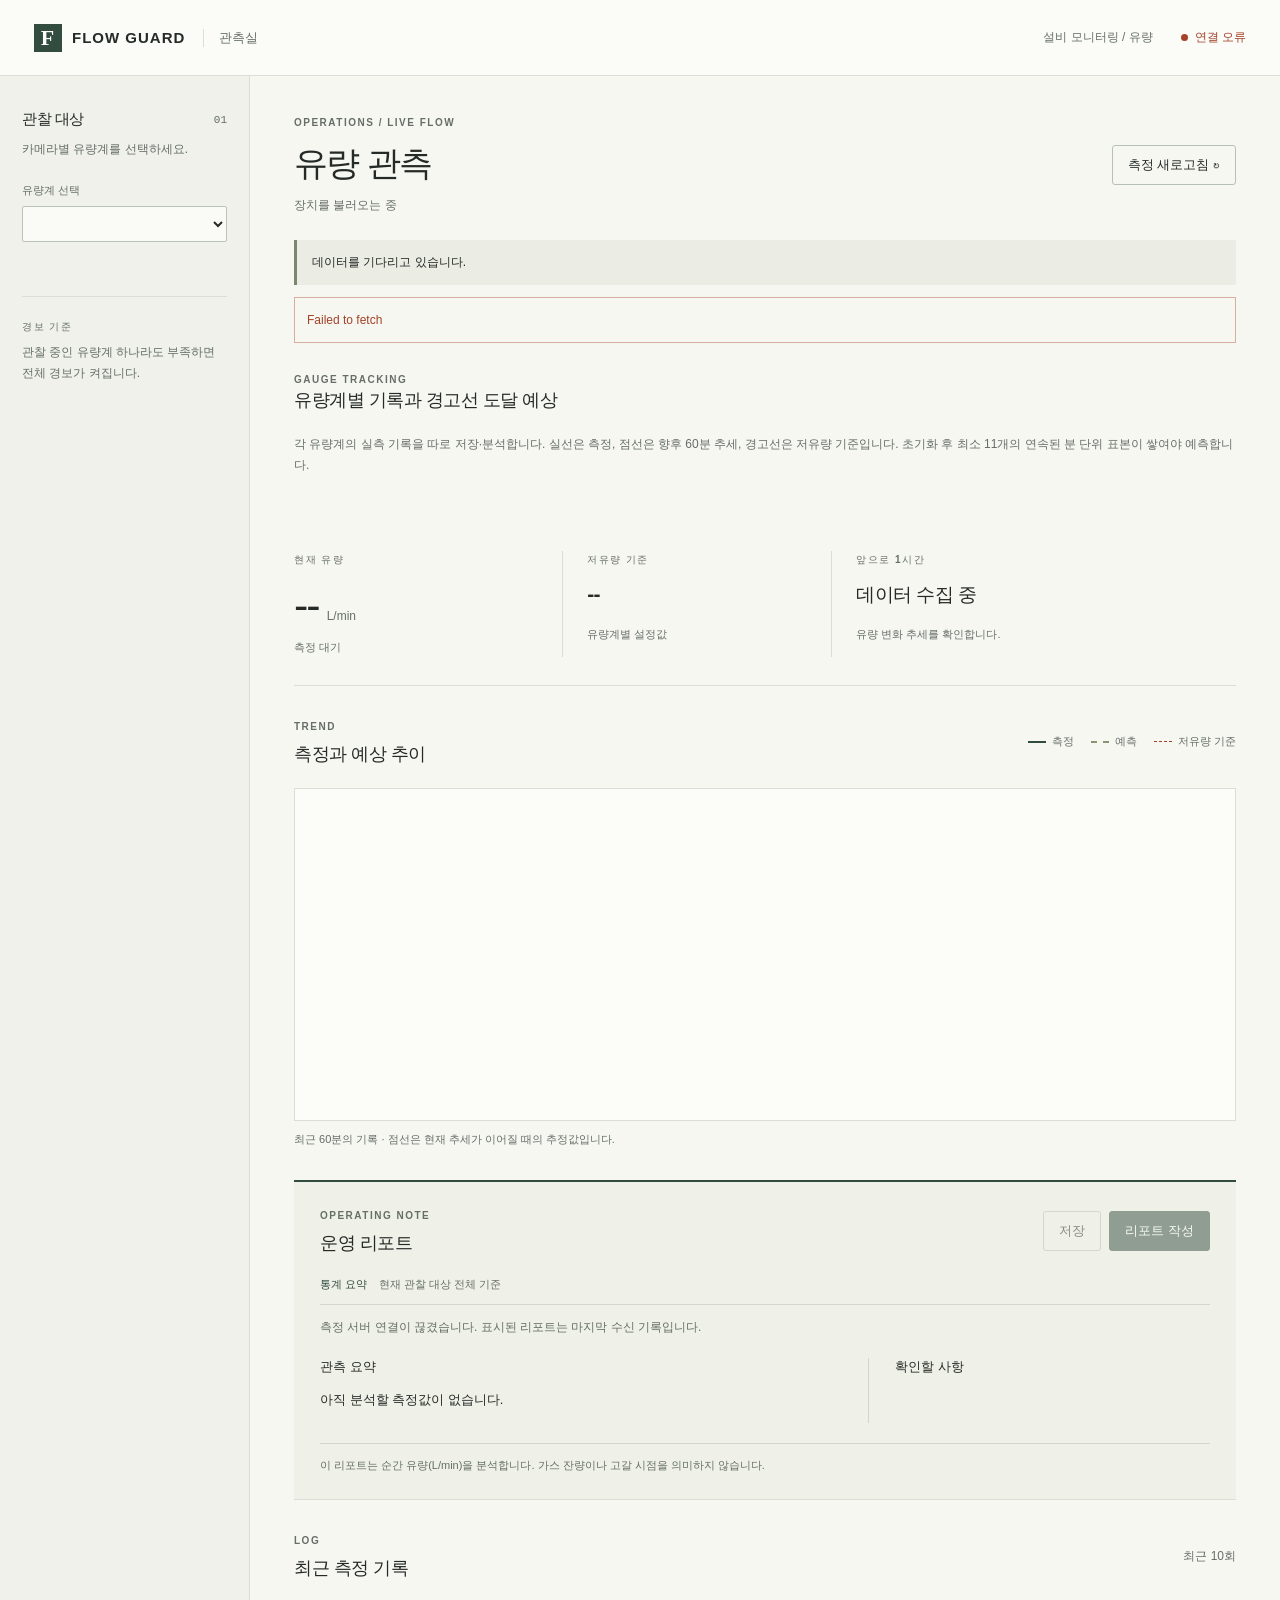
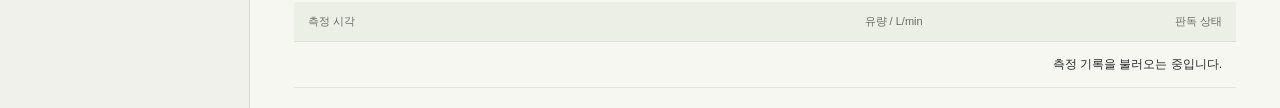
<file: index.html>
<!doctype html>
<html lang="ko">
<head>
  <meta charset="utf-8">
  <meta name="viewport" content="width=device-width, initial-scale=1">
  <meta http-equiv="refresh" content="0; url=web/">
  <title>Flow Guard Dashboard</title>
</head>
<body><p><a href="web/">Flow Guard 대시보드 열기</a></p></body>
</html>
</file>
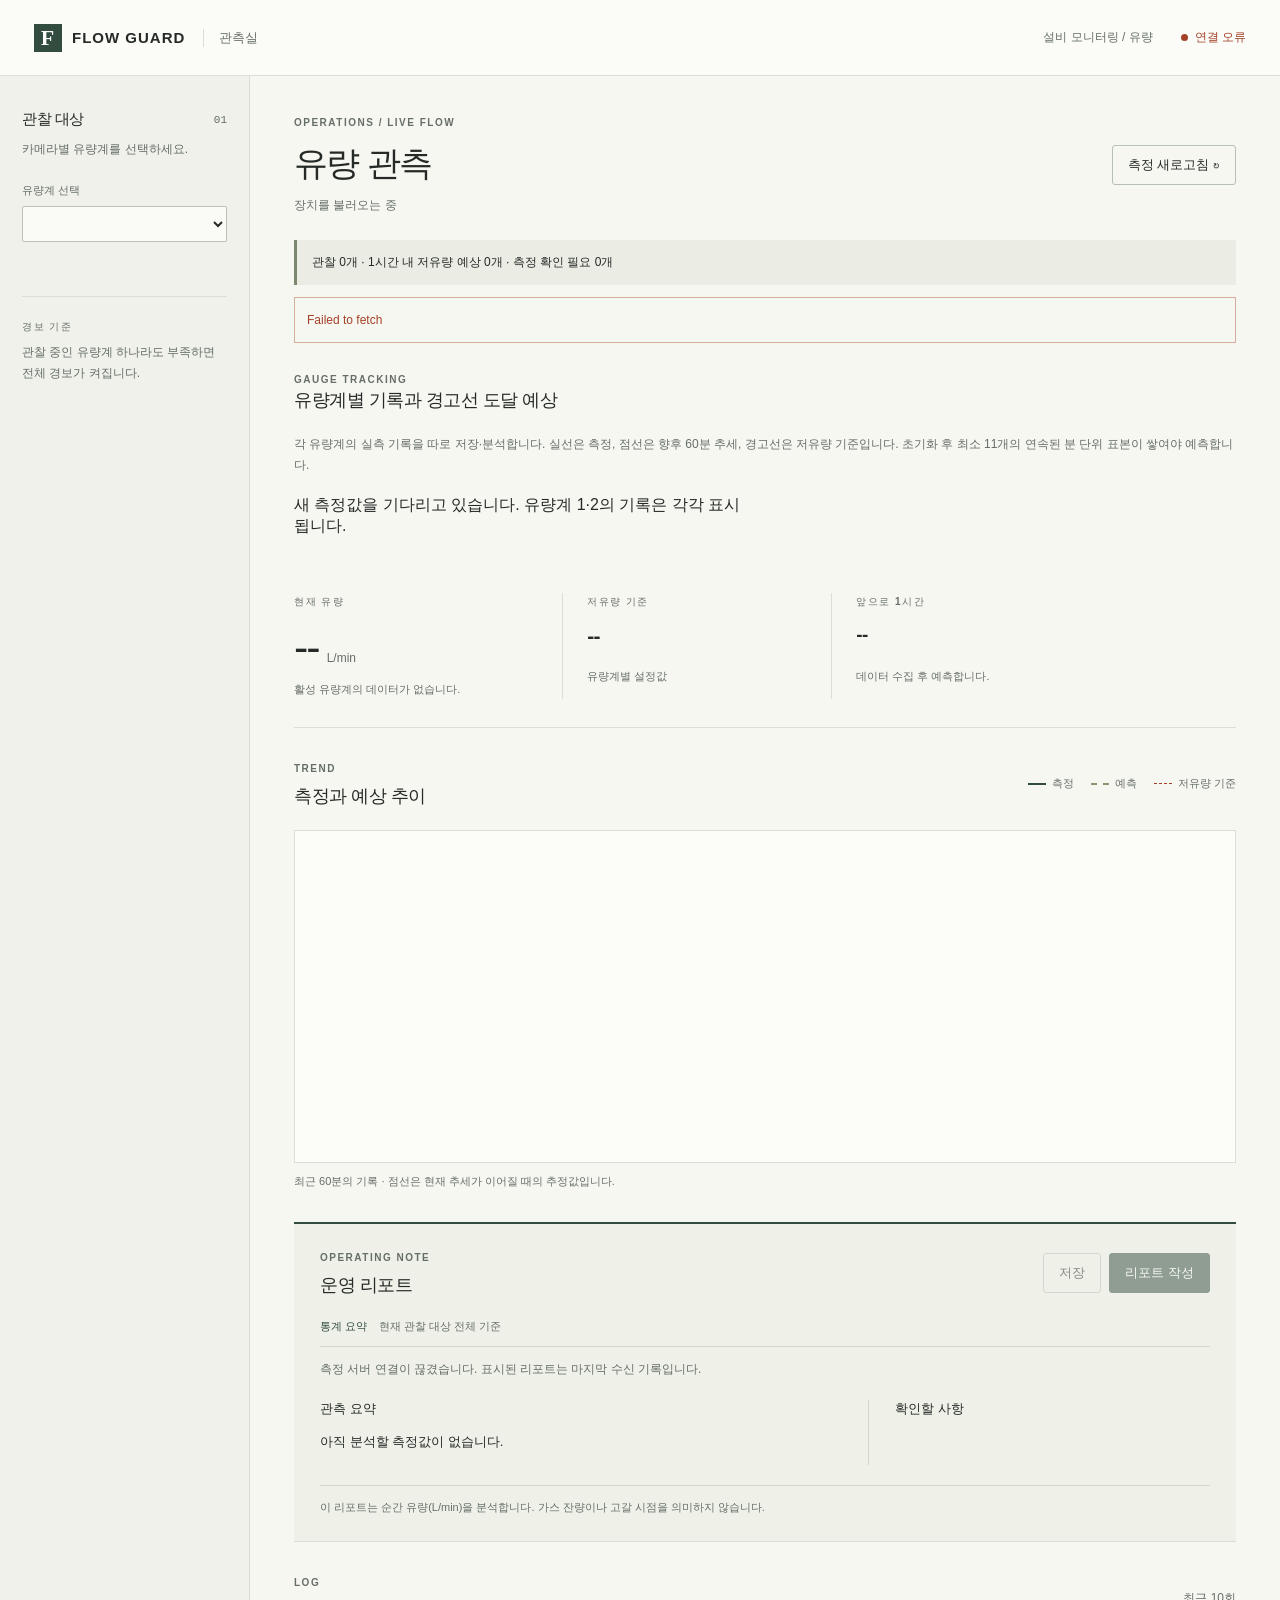
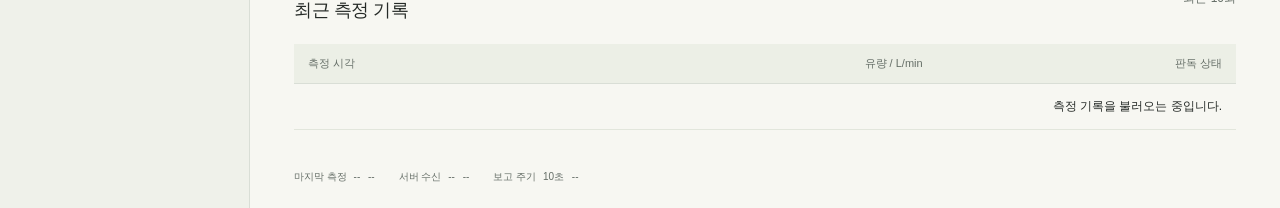
<file: web/index.html>
<!doctype html>
<html lang="ko">
<head>
  <meta charset="utf-8">
  <meta name="viewport" content="width=device-width, initial-scale=1">
  <meta name="color-scheme" content="light">
  <title>Flow Guard · 관측실</title>
  <link rel="stylesheet" href="styles.css?v=dual-3">
</head>
<body>
  <a class="skip-link" href="#workspace">본문으로 이동</a>
  <header class="topbar"><a class="brand" href="./"><span class="brand-mark" aria-hidden="true">F</span> FLOW GUARD <span class="brand-sub">관측실</span></a><span class="top-note">설비 모니터링 / 유량</span><div id="connection-badge" class="badge badge-waiting">연결 확인 중</div></header>
  <div id="demo-banner" class="demo-banner" hidden>미리보기 · 화면 구성을 위한 예시 데이터입니다. 실제 측정이나 경보에 사용하지 않습니다.</div>
  <div class="layout">
    <aside class="sidebar" aria-label="관찰 유량계">
      <div class="section-heading"><h2>관찰 대상</h2><span class="section-number">01</span></div>
      <p class="muted">카메라별 유량계를 선택하세요.</p>
      <label class="select-label" for="gauge-select">유량계 선택</label><select id="gauge-select" aria-label="상세 유량계"></select>
      <div id="gauge-cards" class="gauge-grid"></div>
      <div class="sidebar-note"><span class="small-label">경보 기준</span><p>관찰 중인 유량계 하나라도 부족하면 전체 경보가 켜집니다.</p></div>
    </aside>
    <main id="workspace" class="workspace">
      <header class="page-heading"><div><p class="eyebrow">OPERATIONS / LIVE FLOW</p><h1>유량 관측</h1><p id="device-label" class="subtitle">장치를 불러오는 중</p></div><button id="refresh-button" type="button">측정 새로고침 <span aria-hidden="true">↻</span></button></header>
      <p id="overall-status" class="status-strip" role="status" aria-live="polite">데이터를 기다리고 있습니다.</p>
      <p id="error-detail" class="error-detail" hidden></p>
      <section class="individual-section" aria-labelledby="individual-title">
        <div class="section-heading"><div><p class="small-label">GAUGE TRACKING</p><h2 id="individual-title">유량계별 기록과 경고선 도달 예상</h2></div></div>
        <p class="muted">각 유량계의 실측 기록을 따로 저장·분석합니다. 실선은 측정, 점선은 향후 60분 추세, 경고선은 저유량 기준입니다. 초기화 후 최소 11개의 연속된 분 단위 표본이 쌓여야 예측합니다.</p>
        <div id="individual-trends" class="individual-trends"></div>
      </section>
      <section class="metrics" aria-label="선택한 유량계 현재 상태">
        <article><p class="small-label">현재 유량</p><div class="current-reading"><strong id="current-flow">--</strong><span>L/min</span></div><p id="reading-status" class="muted">측정 대기</p></article>
        <article><p class="small-label">저유량 기준</p><strong id="threshold-value" class="metric-value">--</strong><p class="muted">유량계별 설정값</p></article>
        <article class="forecast-metric"><p class="small-label">앞으로 1시간</p><strong id="forecast-value" class="metric-value">데이터 수집 중</strong><p id="forecast-detail" class="muted">유량 변화 추세를 확인합니다.</p></article>
      </section>
      <section class="chart-section" aria-labelledby="chart-title">
        <div class="section-heading"><div><p class="small-label">TREND</p><h2 id="chart-title">측정과 예상 추이</h2></div><div class="legend"><span><i class="legend-actual"></i>측정</span><span><i class="legend-forecast"></i>예측</span><span><i class="legend-threshold"></i>저유량 기준</span></div></div>
        <div class="chart-wrap"><svg id="flow-chart" viewBox="0 0 900 300" role="img" aria-label="최근 유량과 향후 60분 예상 추이"></svg></div>
        <p class="chart-caption">최근 60분의 기록 · 점선은 현재 추세가 이어질 때의 추정값입니다.</p>
      </section>
      <section class="report-section" aria-labelledby="report-title">
        <div class="section-heading"><div><p class="small-label">OPERATING NOTE</p><h2 id="report-title">운영 리포트</h2></div><div class="report-actions"><button id="download-report" type="button" disabled>저장</button><button id="generate-report" class="primary-button" type="button">리포트 작성</button></div></div>
        <div class="report-meta"><span id="report-source">통계 요약</span><span id="report-time">현재 관찰 대상 전체 기준</span></div>
        <p id="report-notice" class="muted" role="status" aria-live="polite">측정 기록을 불러온 뒤 요약을 제공합니다.</p>
        <div class="report-content"><div><h3>관측 요약</h3><p id="report-summary">아직 분석할 측정값이 없습니다.</p><ul id="report-findings"></ul></div><div class="report-next"><h3>확인할 사항</h3><ul id="report-actions"></ul></div></div>
        <p id="report-limitations" class="report-footnote">이 리포트는 순간 유량(L/min)을 분석합니다. 가스 잔량이나 고갈 시점을 의미하지 않습니다.</p>
      </section>
      <section class="records-section" aria-labelledby="records-title"><div class="section-heading"><div><p class="small-label">LOG</p><h2 id="records-title">최근 측정 기록</h2></div><span class="muted">최근 10회</span></div><div class="table-wrap"><table><thead><tr><th scope="col">측정 시각</th><th scope="col">유량 / L/min</th><th scope="col">판독 상태</th></tr></thead><tbody id="records-body"><tr><td colspan="3">측정 기록을 불러오는 중입니다.</td></tr></tbody></table></div></section>
      <footer class="telemetry"><div>마지막 측정 <strong id="last-measured">--</strong> <span id="last-age">--</span></div><div>서버 수신 <strong id="last-received">--</strong> <span id="ingest-delay">--</span></div><div>보고 주기 <strong id="report-interval">--</strong> <span id="next-expected">--</span></div></footer>
    </main>
  </div>
  <script src="config.js?v=3"></script>
  <script src="report-core.js?v=1"></script>
  <script src="report-ui.js?v=1"></script>
  <script src="app.js?v=7"></script>
</body>
</html>
</file>
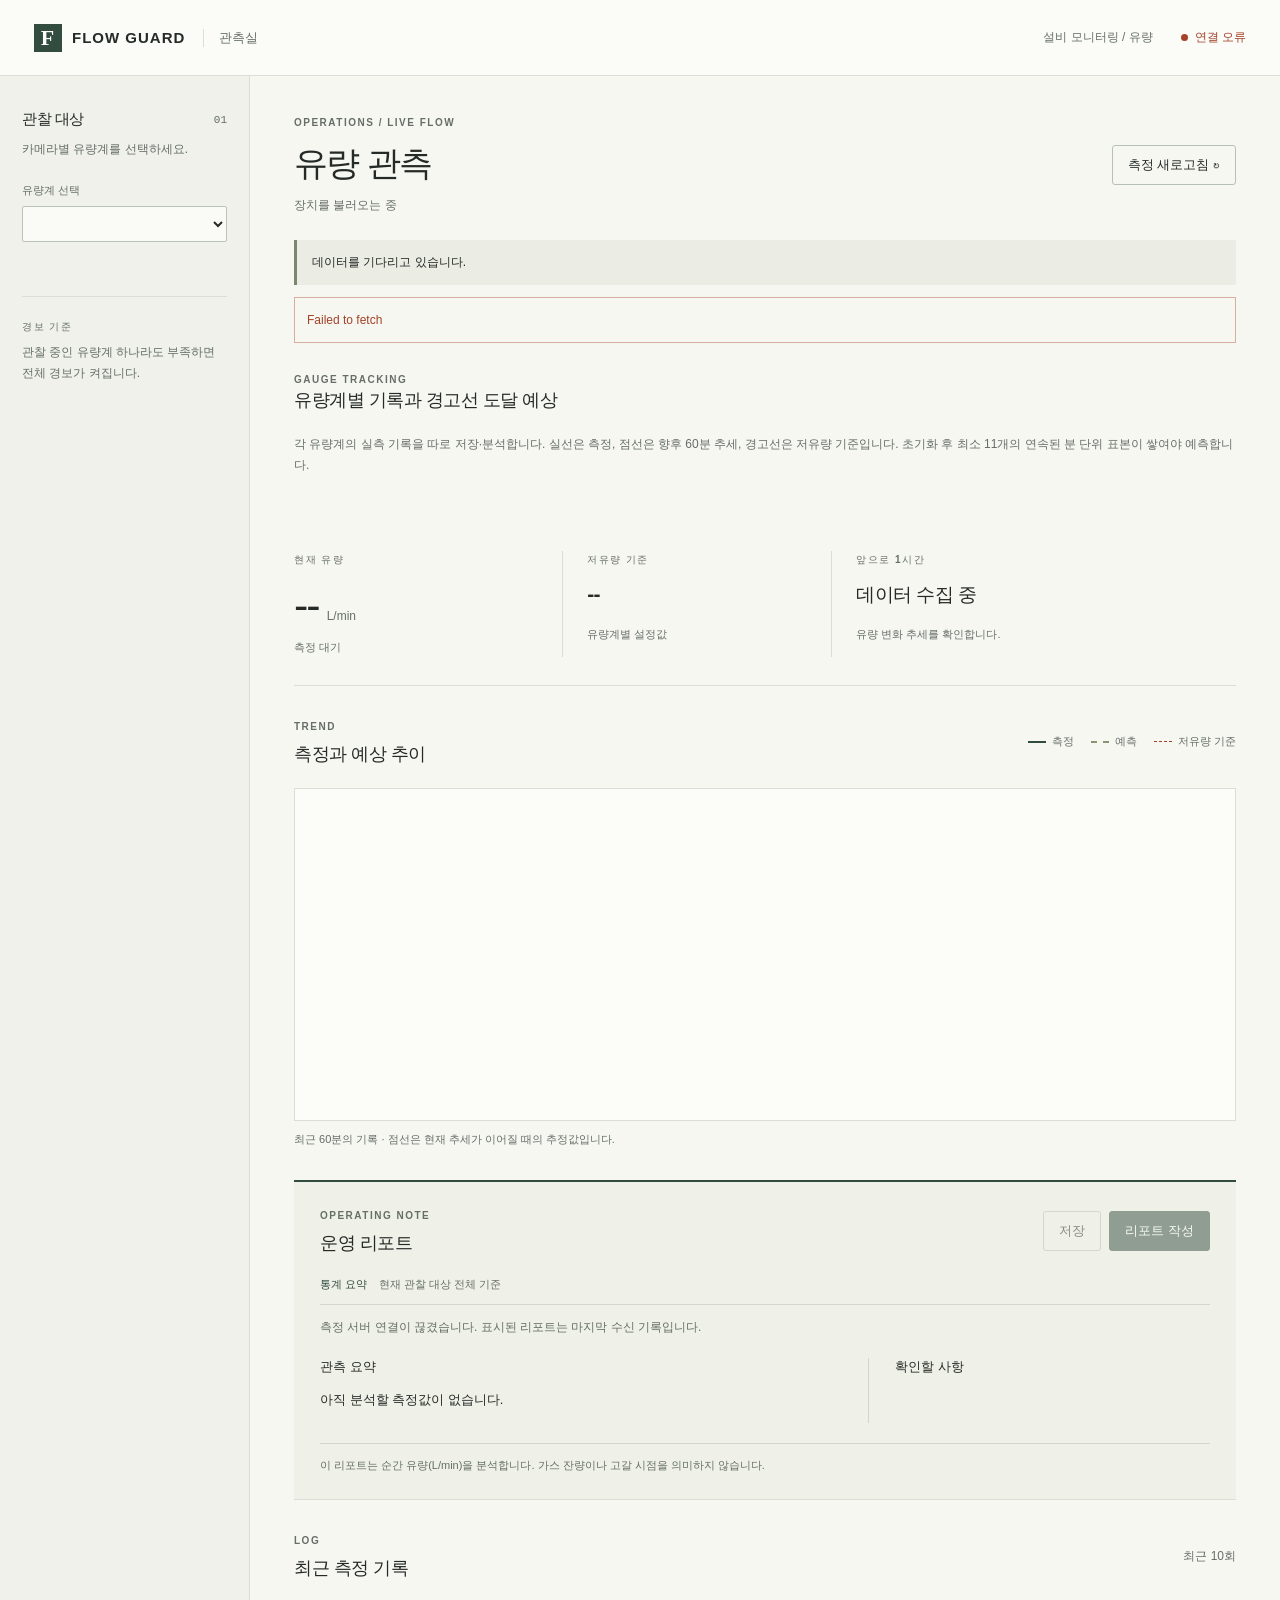
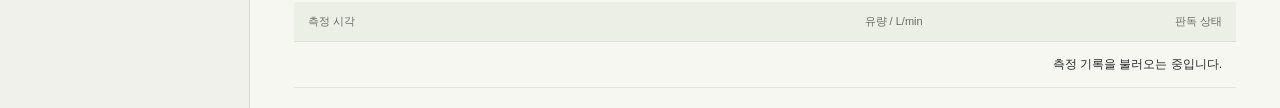
<file: flow-dashboard.html>
<!doctype html>
<html lang="ko">
<head>
  <meta charset="utf-8">
  <meta http-equiv="refresh" content="0; url=web/">
  <title>Flow Guard Dashboard</title>
</head>
<body><p><a href="web/">Flow Guard 대시보드 열기</a></p></body>
</html>
</file>
<file: web/styles.css>
@charset "UTF-8";
.individual-section{margin:28px 0}.individual-trends{display:grid;grid-template-columns:repeat(2,minmax(0,1fr));gap:20px;margin-top:20px}.individual-trend{min-width:0;border:1px solid #d9ded6;padding:20px;background:#fbfcf8}.individual-trend h3{font-size:19px;margin-bottom:12px}.individual-trend svg{width:100%;display:block;margin:18px 0}.gauge-live{font-size:19px;font-variant-numeric:tabular-nums}.gauge-eta{margin:10px 0;font-weight:650;color:#334c40}@media(max-width:1100px){.individual-trends{grid-template-columns:1fr}}
:root{font-family:"Pretendard","Noto Sans KR","Malgun Gothic",sans-serif;color:#252a27;background:#f7f7f2;font-synthesis:none;--muted:#656e67;--line:#d9ded6;--green:#334c40;--rust:#a34228}
*{box-sizing:border-box}body{margin:0}button,select{font:inherit}button,a,select{-webkit-tap-highlight-color:transparent}button{cursor:pointer;border:1px solid #b7c0b7;border-radius:3px;padding:10px 15px;background:transparent;color:inherit;font-size:13px;font-weight:600}button:hover{background:#e9ede6}button:disabled{opacity:.5;cursor:wait}button:focus-visible,a:focus-visible,select:focus-visible{outline:3px solid #9f6b29;outline-offset:3px}a{color:inherit}h1,h2,h3,p{margin:0}h1{font-size:34px;letter-spacing:-1.6px;font-weight:650}h2{font-size:18px;letter-spacing:-.5px;font-weight:650}h3{font-size:13px;margin-bottom:13px}p{line-height:1.7}ul{padding-left:19px;margin:12px 0 0}li{margin:8px 0;line-height:1.7}strong{font-weight:650}[hidden]{display:none!important}
.topbar{height:76px;padding:0 34px;border-bottom:1px solid var(--line);display:flex;align-items:center;gap:28px;background:#fbfcf8}.brand{display:flex;align-items:center;gap:10px;text-decoration:none;font-size:15px;font-weight:750;letter-spacing:1px}.brand-mark{display:grid;place-items:center;width:28px;height:28px;background:var(--green);color:white;font-family:Georgia,serif;font-size:22px}.brand-sub{font-weight:400;letter-spacing:0;font-size:13px;color:var(--muted);border-left:1px solid var(--line);padding-left:15px;margin-left:8px}.top-note{font-size:12px;color:var(--muted);margin-left:auto}.badge{font-size:12px;display:flex;align-items:center;gap:7px;font-weight:650;white-space:nowrap}.badge:before{content:"";width:7px;height:7px;border-radius:50%;background:currentColor}.badge-normal{color:#365e44}.badge-warning{color:var(--rust)}.badge-waiting{color:#737365}
.layout{display:grid;grid-template-columns:250px minmax(0,1fr);max-width:1600px;margin:auto;min-height:calc(100vh - 76px)}.sidebar{padding:34px 22px;border-right:1px solid var(--line);background:#eff1ea}.sidebar h2{font-size:15px}.section-number{font-size:11px;color:var(--muted);font-family:monospace}.section-heading{display:flex;align-items:center;justify-content:space-between;gap:16px;margin-bottom:22px}.sidebar .section-heading{margin-bottom:10px}.muted,.subtitle{color:var(--muted);font-size:12px}.select-label{display:block;margin:24px 0 8px;font-size:11px;color:var(--muted)}select{width:100%;max-width:100%;background:#fafbf6;border:1px solid #bbc3b7;border-radius:2px;padding:9px;font-size:12px;color:inherit}.gauge-grid{display:grid;gap:8px;margin-top:16px}.gauge-card{display:grid;text-align:left;gap:9px;padding:16px 12px;border:1px solid transparent;border-left:3px solid transparent;border-radius:0;overflow-wrap:anywhere}.gauge-card strong{font-size:12px}.gauge-card span:nth-child(2){font-size:22px;letter-spacing:-.6px;font-variant-numeric:tabular-nums}.gauge-card span:last-child{font-size:11px;color:var(--muted)}.gauge-card[aria-pressed=true]{background:#fafbf6;border-color:#d3d9ce;border-left-color:var(--green)}.gauge-warning span:last-child{color:var(--rust)}.gauge-warning[aria-pressed=true]{border-left-color:var(--rust)}.sidebar-note{margin-top:38px;padding-top:22px;border-top:1px solid var(--line);color:var(--muted);font-size:12px}.sidebar-note p{margin-top:8px}
.workspace{padding:38px 44px 24px;min-width:0}.page-heading{display:flex;align-items:center;justify-content:space-between;gap:20px;margin-bottom:25px}.eyebrow,.small-label{font-size:10px;letter-spacing:1.5px;color:var(--muted);font-weight:650}.eyebrow{margin-bottom:10px}.subtitle{margin-top:8px}.status-strip{background:#ebece4;border-left:3px solid #7b886f;padding:12px 15px;font-size:12px}.status-strip[data-alert=true]{background:#f5e9e2;border-color:var(--rust);color:#873c29}.metrics{display:grid;grid-template-columns:1fr 1fr 1.5fr;border-bottom:1px solid var(--line);padding:28px 0;margin-bottom:32px}.metrics article{padding:0 24px;border-right:1px solid var(--line)}.metrics article:first-child{padding-left:0}.metrics article:last-child{border:0;padding-right:0}.metrics .small-label{margin-bottom:14px}.current-reading{display:flex;align-items:baseline;gap:8px}.current-reading strong{font-size:43px;line-height:1.1;letter-spacing:-2px;font-variant-numeric:tabular-nums;font-weight:500}.current-reading span{font-size:12px;color:var(--muted)}.metric-value{font-size:21px;letter-spacing:-.6px;display:block;min-height:34px}.metrics .muted{margin-top:9px;font-size:11px;line-height:1.7}.forecast-metric .metric-value{font-size:19px}.chart-section{margin-bottom:30px}.chart-section .small-label,.records-section .small-label,.report-section .small-label{margin-bottom:7px}.legend{display:flex;gap:17px;font-size:11px;color:var(--muted)}.legend span{display:flex;align-items:center;gap:6px}.legend i{width:18px;border-top:2px solid var(--green)}.legend .legend-forecast{border-top:2px dashed #8a9671}.legend .legend-threshold{border-top:1px dashed var(--rust)}.chart-wrap{background:#fcfcf8;border:1px solid var(--line);padding:16px 10px 8px}.chart-wrap svg{display:block;width:100%;height:auto;min-height:210px}.chart-label{fill:var(--muted);font-size:11px;font-family:inherit}.grid-line{stroke:#e3e7de;stroke-width:1}.data-line{stroke:var(--green);stroke-width:2.5;fill:none;stroke-linejoin:round}.prediction-line{stroke:#7d8d62;stroke-width:2;stroke-dasharray:6 5;fill:none}.threshold-line{stroke:var(--rust);stroke-width:1;stroke-dasharray:4 5}.now-line{stroke:#b7bfae;stroke-dasharray:3 4}.chart-caption{color:var(--muted);font-size:11px;margin-top:9px}
.report-section{border-top:2px solid var(--green);border-bottom:1px solid var(--line);background:#eff1e8;padding:25px 26px;margin:32px 0}.report-actions{display:flex;gap:8px}.primary-button{background:var(--green);border-color:var(--green);color:#fff}.primary-button:hover{background:#263e31}.report-meta{display:flex;flex-wrap:wrap;gap:12px;align-items:center;font-size:11px;color:var(--muted);padding-bottom:12px;border-bottom:1px solid #d1d8c9}.report-meta span:first-child{color:var(--green);font-weight:700}.report-section>.muted{margin-top:12px}.report-content{display:grid;grid-template-columns:1.5fr 1fr;gap:36px;padding:20px 0 12px;font-size:13px}.report-next{border-left:1px solid #d1d8c9;padding-left:26px}.report-content ul{font-size:12px}.report-footnote{font-size:11px;color:var(--muted);border-top:1px solid #d1d8c9;padding-top:12px;margin-top:8px}.table-wrap{overflow-x:auto}table{width:100%;border-collapse:collapse;font-size:12px;font-variant-numeric:tabular-nums;text-align:left}th{font-weight:500;font-size:11px;color:var(--muted);padding:12px 14px;background:#ecefe6;border-bottom:1px solid var(--line)}td{padding:14px;border-bottom:1px solid #e2e6dc}td:nth-child(2),th:nth-child(2){text-align:right}td:last-child,th:last-child{text-align:right}.telemetry{margin-top:24px;padding-top:16px;display:flex;flex-wrap:wrap;gap:9px 24px;font-size:10px;color:var(--muted)}.telemetry strong{font-weight:500;margin-left:4px}.telemetry span{margin-left:5px}.error-detail{padding:12px;color:var(--rust);font-size:12px;border:1px solid #d8af9e;margin-top:12px}.demo-banner{background:#e8d9ad;color:#55461e;text-align:center;padding:10px;font-size:12px}.skip-link{position:absolute;top:-60px;padding:12px;background:white;z-index:9}.skip-link:focus{top:5px}
@media(min-width:1400px){.workspace{padding-left:58px;padding-right:58px}}@media(max-width:1050px){.layout{grid-template-columns:215px minmax(0,1fr)}.workspace{padding:30px 25px}.sidebar{padding:28px 15px}.metrics article{padding:0 15px}.metric-value{font-size:17px}.forecast-metric .metric-value{font-size:16px}.report-content{gap:20px}.legend{gap:9px}}@media(max-width:760px){.topbar{height:65px;padding:0 18px;gap:12px}.top-note,.brand-sub{display:none}.topbar .badge{margin-left:auto}.layout{display:block}.sidebar{border-right:0;border-bottom:1px solid var(--line);padding:18px}.sidebar>.muted,.sidebar-note,.select-label,.sidebar select{display:none}.sidebar .section-heading{margin:0}.gauge-grid{display:flex;overflow-x:auto;gap:8px}.gauge-card{flex:0 0 180px;background:#fafbf6}.workspace{padding:25px 18px}.page-heading{align-items:flex-end}h1{font-size:29px}.page-heading button{font-size:11px;padding:8px 10px}.metrics{grid-template-columns:1fr 1fr;gap:24px 0}.metrics article:nth-child(2){border:0}.metrics article:last-child{grid-column:1/-1;padding:18px 0 0;border-top:1px solid var(--line)}.current-reading strong{font-size:38px}.chart-section .section-heading{align-items:flex-start;flex-direction:column;gap:12px}.chart-wrap{overflow-x:auto}.chart-wrap svg{min-width:570px}.report-section{padding:20px 17px}.report-section .section-heading{align-items:flex-start}.report-actions{gap:5px}.report-actions button{font-size:11px;padding:8px}.report-content{grid-template-columns:1fr;gap:22px}.report-next{border-left:0;padding:16px 0 0;border-top:1px solid #d1d8c9}.telemetry{display:grid;gap:8px}.eyebrow{font-size:9px}td,th{padding:12px 8px}}
@media print{.sidebar,.topbar,.page-heading button,.report-actions,.demo-banner{display:none}.layout{display:block}.workspace{padding:0}.report-section{break-inside:avoid}.chart-wrap svg{min-width:0}.report-content{grid-template-columns:1.5fr 1fr}}
</file>
